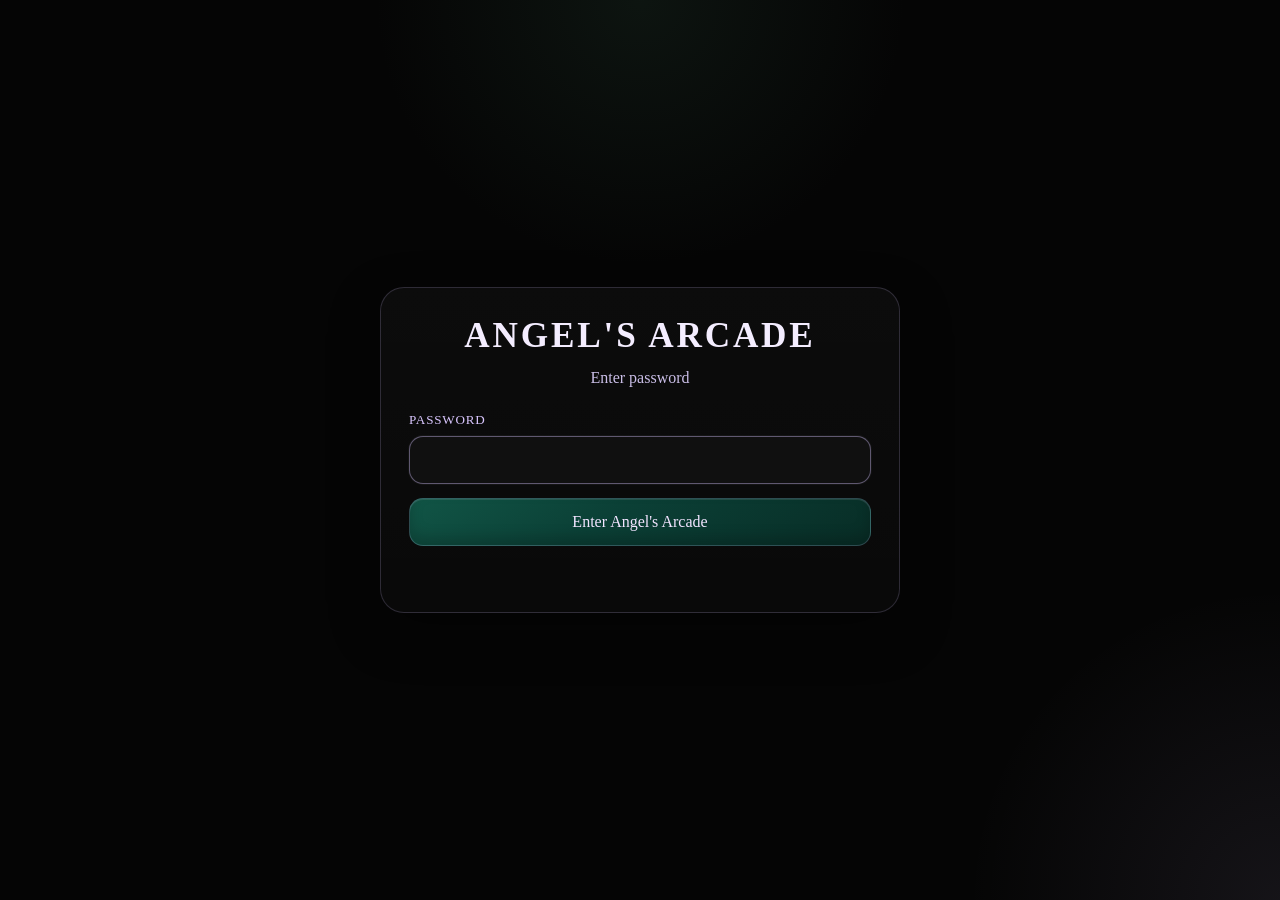
<file: index.html>
<!DOCTYPE html>
<html lang="en">
<head>
  <meta charset="UTF-8" />
  <meta name="viewport" content="width=device-width, initial-scale=1.0" />
  <title>Enter Password — Angel's Arcade</title>
  <style>
    :root {
      --bg: #050505;
      --panel: rgba(255, 255, 255, 0.04);
      --panel-border: rgba(212, 195, 255, 0.18);
      --text: #f3ecff;
      --muted: #cabee7;
      --button: #131313;
      --button-hover: #1d1d1d;
      --accent: #dac7ff;
      --shadow: 0 18px 50px rgba(0, 0, 0, 0.34);
      --green1: #115546;
      --green2: #0b4036;
      --green3: #082d26;
    }

    * {
      box-sizing: border-box;
    }

    html, body {
      margin: 0;
      min-height: 100%;
      background:
        radial-gradient(circle at top, rgba(50, 90, 68, 0.18), transparent 24%),
        radial-gradient(circle at bottom right, rgba(211, 191, 245, 0.08), transparent 20%),
        #050505;
    }

    body {
      min-height: 100vh;
      font-family: Georgia, "Times New Roman", serif;
      color: var(--text);
      display: flex;
      align-items: center;
      justify-content: center;
      padding: 20px;
    }

    .gate {
      width: min(520px, 100%);
      background: linear-gradient(180deg, rgba(255,255,255,0.03), rgba(255,255,255,0.02));
      border: 1px solid var(--panel-border);
      border-radius: 24px;
      box-shadow: var(--shadow);
      padding: 28px;
    }

    h1 {
      margin: 0 0 10px;
      text-align: center;
      font-size: clamp(1.6rem, 3vw, 2.2rem);
      letter-spacing: 0.08em;
      text-transform: uppercase;
      color: #f4edff;
    }

    p {
      margin: 0 0 22px;
      text-align: center;
      color: var(--muted);
      line-height: 1.5;
      font-size: 1rem;
    }

    label {
      display: block;
      margin-bottom: 8px;
      color: var(--accent);
      letter-spacing: 0.06em;
      text-transform: uppercase;
      font-size: 0.82rem;
    }

    input[type="password"] {
      width: 100%;
      padding: 14px 16px;
      border-radius: 14px;
      border: 1px solid rgba(212, 195, 255, 0.2);
      background: #101010;
      color: var(--text);
      font: inherit;
      outline: none;
      margin-bottom: 14px;
    }

    input[type="password"]:focus {
      border-color: rgba(212, 195, 255, 0.4);
      box-shadow: 0 0 0 1px rgba(255,255,255,0.04);
    }

    button {
      width: 100%;
      appearance: none;
      border: 1px solid rgba(212, 195, 255, 0.18);
      border-radius: 14px;
      padding: 14px 16px;
      font: inherit;
      cursor: pointer;
      color: #f2e4ff;
      background: linear-gradient(145deg, var(--green1) 0%, var(--green2) 42%, var(--green3) 100%);
      box-shadow:
        inset 0 1px 0 rgba(255,255,255,0.10),
        inset 0 -8px 14px rgba(0,0,0,0.18);
      transition: transform 0.06s ease, filter 0.2s ease;
    }

    button:hover {
      filter: brightness(1.06);
    }

    button:active {
      transform: translateY(1px);
    }

    .error {
      min-height: 24px;
      margin-top: 14px;
      text-align: center;
      color: #ffb4c7;
      font-size: 0.95rem;
    }
  </style>
</head>
<body>
  <main class="gate">
    <h1>Angel's Arcade</h1>
    <p>Enter password</p>

    <form id="passwordForm">
      <label for="passwordInput">Password</label>
      <input id="passwordInput" type="password" autocomplete="current-password" />
      <button type="submit">Enter Angel's Arcade</button>
      <div id="errorText" class="error"></div>
    </form>
  </main>

  <script>
    const SITE_PASSWORD = "DanPlays-with-Angel!";
    const ACCESS_KEY = "angels_arcade_access_granted";

    if (sessionStorage.getItem(ACCESS_KEY) === "yes") {
      window.location.href = "arcade.html";
    }

    const form = document.getElementById("passwordForm");
    const passwordInput = document.getElementById("passwordInput");
    const errorText = document.getElementById("errorText");

    form.addEventListener("submit", (event) => {
      event.preventDefault();

      const entered = passwordInput.value;

      if (entered === SITE_PASSWORD) {
        sessionStorage.setItem(ACCESS_KEY, "yes");
        window.location.href = "arcade.html";
      } else {
        errorText.textContent = "Incorrect password.";
        passwordInput.value = "";
        passwordInput.focus();
      }
    });

    passwordInput.focus();
  </script>
</body>
</html>
</file>
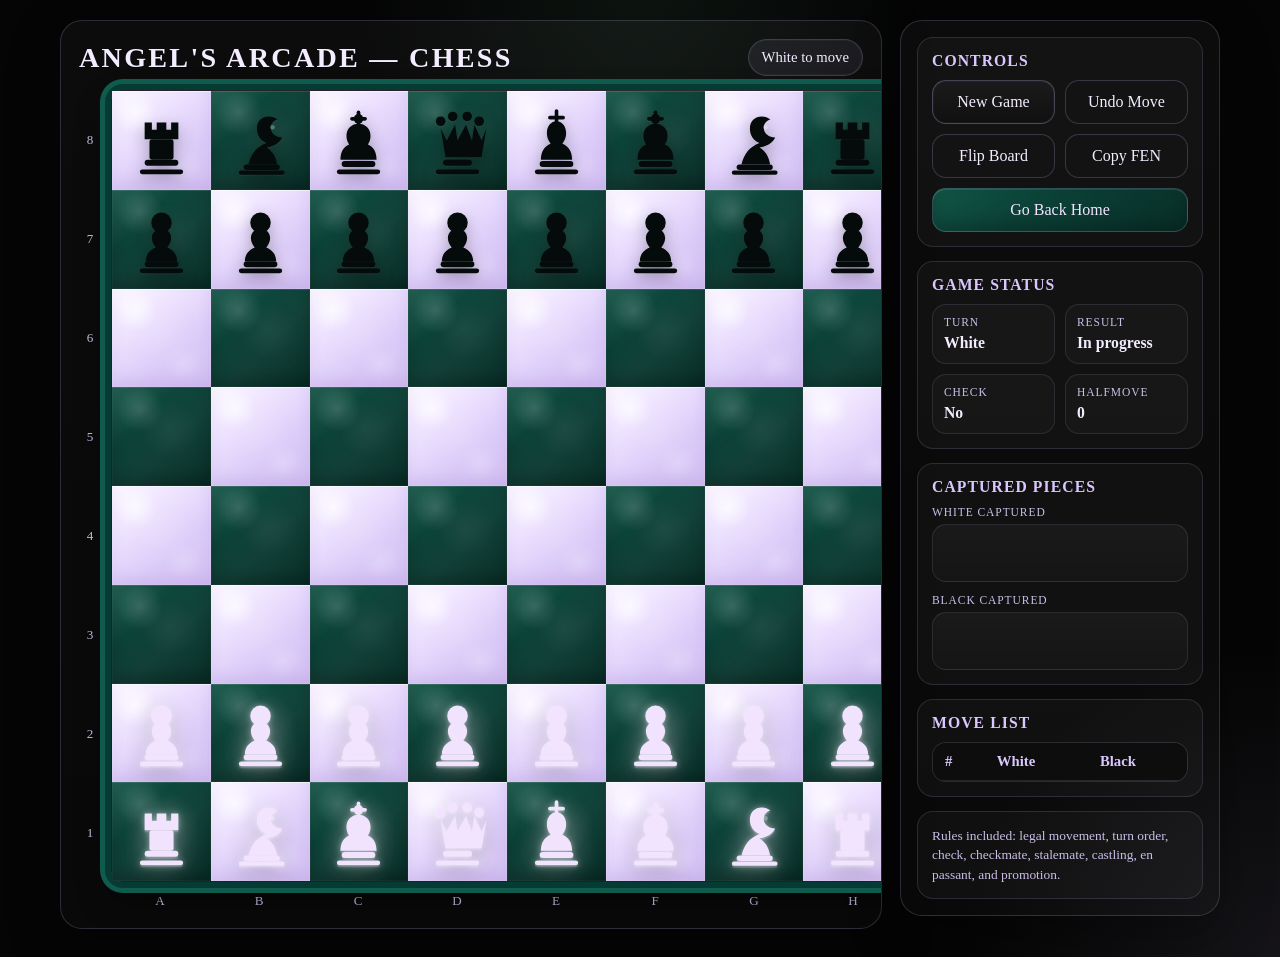
<file: games/chess/index.html>
<!DOCTYPE html>
<html lang="en">
<head>
  <meta charset="UTF-8" />
  <meta name="viewport" content="width=device-width, initial-scale=1.0" />
  <title>Angel's Arcade — Chess</title>
  <style>
    :root {
      --bg: #050505;
      --panel: rgba(255, 255, 255, 0.035);
      --panel-border: rgba(212, 195, 255, 0.18);
      --text: #f3ecff;
      --muted: #cabee7;
      --light: #d9cdee;
      --dark: #0f5c4f;
      --dark-2: #0b473e;
      --emerald-frame: #063b33;
      --selected: #72e2b1;
      --move: rgba(114, 226, 177, 0.34);
      --capture: rgba(255, 126, 126, 0.42);
      --check: rgba(212, 195, 255, 0.22);
      --button: #131313;
      --button-hover: #1d1d1d;
      --accent: #dac7ff;
      --shadow: 0 18px 50px rgba(0, 0, 0, 0.34);
    }

    * { box-sizing: border-box; }

    html, body {
      margin: 0;
      min-height: 100%;
      background:
        radial-gradient(circle at top, rgba(50, 90, 68, 0.18), transparent 24%),
        radial-gradient(circle at bottom right, rgba(211, 191, 245, 0.08), transparent 20%),
        #050505;
    }

    body {
      min-height: 100vh;
      font-family: Georgia, "Times New Roman", serif;
      color: var(--text);
      display: flex;
      justify-content: center;
      align-items: flex-start;
      padding: 20px 14px 28px;
    }

    .app {
      width: min(1160px, 100%);
      display: grid;
      grid-template-columns: minmax(0, 1fr) 320px;
      gap: 18px;
      align-items: start;
    }

    .board-wrap,
    .sidebar {
      background: linear-gradient(180deg, rgba(255,255,255,0.03), rgba(255,255,255,0.02));
      border: 1px solid var(--panel-border);
      border-radius: 22px;
      box-shadow: var(--shadow);
      overflow: hidden;
    }

    .board-wrap {
      padding: 18px;
    }

    .topbar {
      display: grid;
      grid-template-columns: 1fr auto;
      gap: 12px;
      align-items: center;
      margin-bottom: 14px;
    }

    h1 {
      font-size: clamp(1.35rem, 2.2vw, 2rem);
      margin: 0;
      letter-spacing: 0.08em;
      text-transform: uppercase;
      font-weight: 600;
      color: #f4edff;
      text-shadow: 0 1px 0 rgba(0,0,0,0.45);
    }

    .status-pill {
      padding: 9px 13px;
      border-radius: 999px;
      background: rgba(212, 195, 255, 0.08);
      border: 1px solid var(--panel-border);
      color: var(--text);
      font-size: 0.92rem;
      white-space: nowrap;
      justify-self: end;
      box-shadow: inset 0 0 0 1px rgba(255,255,255,0.03);
    }

    .board-shell {
      display: inline-grid;
      grid-template-columns: 24px auto;
      grid-template-rows: auto 20px;
      gap: 8px;
      align-items: stretch;
      justify-content: center;
      margin: 0 auto;
    }

    .files {
      grid-column: 2;
      display: grid;
      grid-template-columns: repeat(8, 1fr);
      font-size: 0.82rem;
      color: var(--muted);
      padding: 2px 0 0;
      letter-spacing: 0.06em;
    }

    .files span,
    .ranks span {
      display: flex;
      align-items: center;
      justify-content: center;
      user-select: none;
    }

    .ranks {
      grid-row: 1;
      display: grid;
      grid-template-rows: repeat(8, 1fr);
      font-size: 0.82rem;
      color: var(--muted);
      padding-right: 2px;
    }

    .board {
      position: relative;
      display: grid;
      grid-template-columns: repeat(8, 1fr);
      grid-template-rows: repeat(8, 1fr);
      width: min(88vh, 930px);
      max-width: calc(100vw - 120px);
      aspect-ratio: 1;
      margin: 0 auto;
      border-radius: 12px;
      overflow: visible;
      border: 1px solid rgba(212, 195, 255, 0.12);
      box-shadow:
        0 0 0 6px var(--emerald-frame),
        0 0 0 11px var(--dark),
        inset 0 0 12px rgba(0,0,0,0.42),
        0 16px 34px rgba(0,0,0,0.46);
      touch-action: manipulation;
    }

    .board::before {
      content: "";
      position: absolute;
      inset: -12px;
      border-radius: 18px;
      background: linear-gradient(145deg, #167765, #0f5c4f 55%, #0b473e);
      z-index: -2;
      box-shadow:
        inset 0 2px 8px rgba(255,255,255,0.08),
        inset 0 -8px 16px rgba(0,0,0,0.24);
    }

    .board::after {
      content: "";
      position: absolute;
      inset: -7px;
      border-radius: 14px;
      z-index: -1;
      background: linear-gradient(180deg, rgba(255,255,255,0.09), transparent 18%, transparent 82%, rgba(0,0,0,0.22));
      pointer-events: none;
    }

    .square {
      position: relative;
      display: flex;
      align-items: center;
      justify-content: center;
      font-size: clamp(1.55rem, 7vw, 3.15rem);
      cursor: pointer;
      user-select: none;
      padding: 0;
      border: 0;
      border-radius: 0;
      transition: filter 0.15s ease, transform 0.12s ease;
      overflow: hidden;
    }

    .square.light {
      background:
        radial-gradient(circle at 24% 22%, rgba(255,255,255,0.72), transparent 20%),
        radial-gradient(circle at 72% 76%, rgba(255,255,255,0.22), transparent 18%),
        linear-gradient(145deg, #fbf6ff 0%, #efe5ff 28%, #e2d4fb 58%, #d3c0f3 100%);
      box-shadow:
        inset 0 1px 0 rgba(255,255,255,0.55),
        inset 0 -8px 14px rgba(120, 86, 170, 0.12),
        inset 0 0 0 1px rgba(255,255,255,0.12);
    }

    .square.light::before {
      content: "";
      position: absolute;
      inset: 0;
      background:
        linear-gradient(135deg, rgba(255,255,255,0.18), transparent 34%, rgba(185,155,235,0.10) 68%, transparent 100%),
        radial-gradient(circle at 52% 46%, rgba(255,255,255,0.10), transparent 42%);
      pointer-events: none;
    }

    .square.dark {
      background:
        radial-gradient(circle at 28% 22%, rgba(255,255,255,0.16), transparent 22%),
        linear-gradient(145deg, #115546 0%, #0b4036 42%, #082d26 100%);
      box-shadow:
        inset 0 1px 0 rgba(255,255,255,0.08),
        inset 0 -8px 14px rgba(0,0,0,0.22),
        inset 0 0 0 1px rgba(255,255,255,0.04);
    }

    .square.dark::before {
      content: "";
      position: absolute;
      inset: 0;
      background:
        linear-gradient(135deg, rgba(255,255,255,0.08), transparent 32%, rgba(255,255,255,0.03) 58%, transparent 100%),
        radial-gradient(circle at 58% 42%, rgba(255,255,255,0.05), transparent 36%);
      pointer-events: none;
    }
      to { transform: translateX(120%); }
    }

    .square:hover { filter: brightness(1.03); }

    .square.selected {
      box-shadow:
        inset 0 0 0 4px var(--selected),
        inset 0 0 18px rgba(114,226,177,0.38);
      z-index: 2;
    }

    .square.last-move { box-shadow: inset 0 0 0 999px rgba(212,195,255,0.14); }
    .square.in-check { box-shadow: inset 0 0 0 999px var(--check); }

    .square::after {
      content: "";
      position: absolute;
      inset: 0;
      pointer-events: none;
    }

    .square.move-dot::after {
      width: 24%;
      height: 24%;
      margin: auto;
      inset: 0;
      border-radius: 50%;
      background: var(--move);
    }

    .square.capture-dot::after {
      inset: 9%;
      border-radius: 50%;
      border: 4px solid var(--capture);
    }

    .piece {
      width: 78%;
      height: 78%;
      display: flex;
      align-items: center;
      justify-content: center;
      pointer-events: none;
      transition: transform 0.16s ease, filter 0.16s ease;
      z-index: 1;
    }

    .square:hover .piece {
      transform: translateY(-1px) scale(1.05);
    }

    .piece svg {
      width: 100%;
      height: 100%;
      display: block;
      overflow: visible;
    }

    .piece.white-piece {
      color: #f2e4ff;
      filter:
        drop-shadow(0 0 14px rgba(242, 228, 255, 0.30))
        drop-shadow(0 0 3px rgba(255,255,255,0.42))
        drop-shadow(0 2px 0 rgba(255,255,255,0.22))
        drop-shadow(0 6px 10px rgba(0,0,0,0.20));
    }

    .piece.white-piece svg {
      opacity: 0.995;
    }

    .piece.black-piece {
      color: #040b0a;
      filter:
        drop-shadow(0 1px 0 rgba(255,255,255,0.04))
        drop-shadow(0 5px 8px rgba(0,0,0,0.28));
    }

    .sidebar {
      padding: 16px;
      display: grid;
      gap: 14px;
      align-content: start;
    }

    .panel {
      padding: 14px;
      border-radius: 16px;
      background: rgba(255,255,255,0.03);
      border: 1px solid rgba(212, 195, 255, 0.14);
    }

    .panel h2 {
      margin: 0 0 10px;
      font-size: 0.98rem;
      letter-spacing: 0.07em;
      text-transform: uppercase;
      font-weight: 600;
      color: var(--accent);
    }

    .panel p {
      margin: 0;
      color: var(--muted);
      line-height: 1.45;
      font-size: 0.92rem;
    }

    .controls {
      display: grid;
      grid-template-columns: repeat(2, minmax(0, 1fr));
      gap: 10px;
    }

    button {
      appearance: none;
      border: 1px solid rgba(212, 195, 255, 0.2);
      background: var(--button);
      color: var(--text);
      border-radius: 14px;
      padding: 12px 14px;
      font: inherit;
      cursor: pointer;
      transition: background 0.2s ease, transform 0.06s ease, box-shadow 0.2s ease;
    }

    button:hover {
      background: var(--button-hover);
      box-shadow: 0 0 0 1px rgba(255,255,255,0.03);
    }

    button:active { transform: translateY(1px); }

    .primary {
      background: linear-gradient(180deg, #1b1b1b, #101010);
      border-color: rgba(212, 195, 255, 0.28);
      box-shadow: inset 0 0 0 1px rgba(255,255,255,0.03);
    }

    .home-btn {
      grid-column: 1 / -1;
      background: linear-gradient(145deg, #115546 0%, #0b4036 42%, #082d26 100%);
      border-color: rgba(212, 195, 255, 0.18);
      color: #f2e4ff;
      box-shadow:
        inset 0 1px 0 rgba(255,255,255,0.10),
        inset 0 -8px 14px rgba(0,0,0,0.18);
    }

    .home-btn:hover {
      background: linear-gradient(145deg, #14614f 0%, #0d493d 42%, #09352c 100%);
    }

    .meta-grid {
      display: grid;
      grid-template-columns: repeat(2, minmax(0, 1fr));
      gap: 10px;
    }

    .meta-card {
      padding: 11px;
      border-radius: 14px;
      background: rgba(255,255,255,0.025);
      border: 1px solid rgba(212, 195, 255, 0.12);
    }

    .meta-label {
      display: block;
      font-size: 0.72rem;
      color: var(--muted);
      margin-bottom: 6px;
      text-transform: uppercase;
      letter-spacing: 0.08em;
    }

    .meta-value {
      font-size: 0.98rem;
      font-weight: 600;
    }

    .captures-wrap {
      display: grid;
      gap: 12px;
    }

    .capture-row {
      display: grid;
      gap: 6px;
    }

    .capture-label {
      font-size: 0.72rem;
      color: var(--muted);
      text-transform: uppercase;
      letter-spacing: 0.08em;
    }

    .capture-box {
      min-height: 58px;
      display: flex;
      flex-wrap: wrap;
      align-items: center;
      gap: 6px;
      padding: 8px;
      border-radius: 14px;
      background:
        linear-gradient(180deg, rgba(255,255,255,0.04), rgba(255,255,255,0.02));
      border: 1px solid rgba(212, 195, 255, 0.12);
    }

    .captured-piece {
      width: 28px;
      height: 28px;
      display: inline-flex;
      align-items: center;
      justify-content: center;
    }

    .captured-piece .piece {
      width: 100%;
      height: 100%;
      transform: none !important;
    }

    .moves {
      max-height: 320px;
      overflow: auto;
      border-radius: 14px;
      background: rgba(255,255,255,0.025);
      border: 1px solid rgba(212, 195, 255, 0.12);
    }

    .moves table {
      width: 100%;
      border-collapse: collapse;
      font-size: 0.92rem;
    }

    .moves th,
    .moves td {
      padding: 10px 12px;
      text-align: left;
      border-bottom: 1px solid rgba(212, 195, 255, 0.08);
      vertical-align: top;
    }

    .moves th {
      position: sticky;
      top: 0;
      background: #0d0d0d;
      z-index: 1;
      color: var(--accent);
    }

    .promo-overlay {
      position: fixed;
      inset: 0;
      background: rgba(0,0,0,0.55);
      display: none;
      align-items: center;
      justify-content: center;
      padding: 16px;
      z-index: 20;
    }

    .promo-overlay.active { display: flex; }

    .promo-modal {
      width: min(420px, 100%);
      background: #0d0d0d;
      border: 1px solid rgba(212, 195, 255, 0.2);
      border-radius: 22px;
      padding: 20px;
      box-shadow: 0 24px 70px rgba(0,0,0,0.45);
    }

    .promo-options {
      display: grid;
      grid-template-columns: repeat(4, 1fr);
      gap: 12px;
      margin-top: 16px;
    }

    .promo-btn {
      padding: 14px 8px;
      min-height: 76px;
      display: flex;
      align-items: center;
      justify-content: center;
    }

    .promo-btn .piece {
      width: 52px;
      height: 52px;
    }

    .footer-note {
      color: var(--muted);
      font-size: 0.84rem;
      line-height: 1.45;
    }

    @media (max-width: 920px) {
      .app {
        grid-template-columns: 1fr;
      }

      .board {
        width: min(92vw, 680px);
        max-width: min(92vw, 680px);
      }

      .sidebar {
        order: 2;
      }
    }

    @media (max-width: 640px) {
      body {
        padding: 10px 8px 18px;
      }

      .board-wrap,
      .sidebar {
        border-radius: 18px;
      }

      .board-wrap {
        padding: 12px;
      }

      .topbar {
        grid-template-columns: 1fr;
      }

      .status-pill {
        justify-self: stretch;
        text-align: center;
      }

      h1 {
        font-size: 1.12rem;
        letter-spacing: 0.06em;
      }

      .board-shell {
        grid-template-columns: 14px auto;
        grid-template-rows: auto 14px;
        gap: 4px;
      }

      .ranks,
      .files {
        font-size: 0.68rem;
      }

      .board {
        width: min(calc(100vw - 44px), 520px);
        max-width: min(calc(100vw - 44px), 520px);
        border-radius: 8px;
      }

      .board::before {
        border-radius: 14px;
      }

      .board::after {
        border-radius: 10px;
      }

      .square {
        font-size: clamp(1.2rem, 8.5vw, 2rem);
        line-height: 1;
      }

      .piece {
        width: 74%;
        height: 74%;
        transform: translateY(0.5px);
      }

      .controls,
      .meta-grid {
        grid-template-columns: 1fr 1fr;
      }

      .panel {
        padding: 12px;
      }

      .moves {
        max-height: 220px;
      }
    }

    @media (max-width: 420px) {
      .controls,
      .meta-grid {
        grid-template-columns: 1fr;
      }

      .square.capture-dot::after {
        border-width: 3px;
      }
    }
  </style>
</head>
<body>
  <div class="app">
    <section class="board-wrap">
      <div class="topbar">
        <div>
          <h1>Angel's Arcade — Chess</h1>
        </div>
        <div id="statusPill" class="status-pill">White to move</div>
      </div>

      <div class="board-shell">
        <div id="ranks" class="ranks"></div>
        <div id="board" class="board" aria-label="Chess board" role="grid"></div>
        <div></div>
        <div id="files" class="files"></div>
      </div>
    </section>

    <aside class="sidebar">
      <section class="panel">
        <h2>Controls</h2>
        <div class="controls">
          <button id="newGameBtn" class="primary">New Game</button>
          <button id="undoBtn">Undo Move</button>
          <button id="flipBtn">Flip Board</button>
          <button id="copyFenBtn">Copy FEN</button>
          <button id="homeBtn" class="home-btn">Go Back Home</button>
        </div>
      </section>

      <section class="panel">
        <h2>Game Status</h2>
        <div class="meta-grid">
          <div class="meta-card">
            <span class="meta-label">Turn</span>
            <span id="turnText" class="meta-value">White</span>
          </div>
          <div class="meta-card">
            <span class="meta-label">Result</span>
            <span id="resultText" class="meta-value">In progress</span>
          </div>
          <div class="meta-card">
            <span class="meta-label">Check</span>
            <span id="checkText" class="meta-value">No</span>
          </div>
          <div class="meta-card">
            <span class="meta-label">Halfmove</span>
            <span id="halfmoveText" class="meta-value">0</span>
          </div>
        </div>
      </section>

      <section class="panel">
        <h2>Captured Pieces</h2>
        <div class="captures-wrap">
          <div class="capture-row">
            <span class="capture-label">White captured</span>
            <div id="whiteCaptures" class="capture-box"></div>
          </div>
          <div class="capture-row">
            <span class="capture-label">Black captured</span>
            <div id="blackCaptures" class="capture-box"></div>
          </div>
        </div>
      </section>

      <section class="panel">
        <h2>Move List</h2>
        <div class="moves">
          <table>
            <thead>
              <tr><th>#</th><th>White</th><th>Black</th></tr>
            </thead>
            <tbody id="movesBody"></tbody>
          </table>
        </div>
      </section>

      <section class="panel footer-note">
        Rules included: legal movement, turn order, check, checkmate, stalemate, castling, en passant, and promotion.
      </section>
    </aside>
  </div>

  <div id="promoOverlay" class="promo-overlay" aria-hidden="true">
    <div class="promo-modal">
      <h2 style="margin:0;">Choose promotion</h2>
      <p style="margin:10px 0 0; color: var(--muted);">Select the piece for your promoted pawn.</p>
      <div id="promoOptions" class="promo-options"></div>
    </div>
  </div>

  <script>
    const FILES = ["a", "b", "c", "d", "e", "f", "g", "h"];
    const PIECE_SVG = {
      p: `<svg viewBox="0 0 64 64" aria-hidden="true"><circle cx="32" cy="18" r="8.5" fill="currentColor"/><path d="M24 31c0-5 3.5-8 8-8s8 3 8 8c0 3-1.5 5.5-3.2 7.6 5 1.9 8.2 6 8.2 11.4H19c0-5.4 3.2-9.5 8.2-11.4C25.5 36.5 24 34 24 31Z" fill="currentColor"/><rect x="18" y="50" width="28" height="5" rx="2.5" fill="currentColor"/><rect x="14" y="56" width="36" height="4" rx="2" fill="currentColor"/></svg>`,
      n: `<svg viewBox="0 0 64 64" aria-hidden="true"><path d="M22 52c2-9 7-15 15-18-5-2-8-6-8-12 0-6 4-10 10-10 2.5 0 5 .8 7 2.5-3.5 1.2-5.5 3.7-5.5 6.8 0 5.2 4.5 7.7 9.5 8.2-2 4.5-7 7.5-13 8.4 4.4 2.4 7.6 7 8.8 14H22Z" fill="currentColor"/><circle cx="42" cy="21" r="1.9" fill="rgba(255,255,255,.28)"/><rect x="18" y="52" width="30" height="4.5" rx="2.25" fill="currentColor"/><rect x="14" y="57" width="38" height="3.5" rx="1.75" fill="currentColor"/></svg>`,
      b: `<svg viewBox="0 0 64 64" aria-hidden="true"><circle cx="32" cy="14" r="4" fill="currentColor"/><rect x="30.5" y="7" width="3" height="14" rx="1.5" fill="currentColor"/><rect x="25" y="12.5" width="14" height="3" rx="1.5" fill="currentColor"/><path d="M22 28c0-6 4.5-10 10-10s10 4 10 10c0 2.8-.8 5.1-2.2 7.3 4.6 2 7.2 6.1 7.2 12.7H17c0-6.6 2.6-10.7 7.2-12.7C22.8 33.1 22 30.8 22 28Z" fill="currentColor"/><rect x="18" y="49" width="28" height="5" rx="2.5" fill="currentColor"/><rect x="14" y="56" width="36" height="4" rx="2" fill="currentColor"/></svg>`,
      r: `<svg viewBox="0 0 64 64" aria-hidden="true"><path d="M18 17h6v6h4v-6h8v6h4v-6h6v14H18V17Z" fill="currentColor"/><rect x="22" y="31" width="20" height="17" rx="2" fill="currentColor"/><rect x="18" y="48" width="28" height="5" rx="2.5" fill="currentColor"/><rect x="14" y="56" width="36" height="4" rx="2" fill="currentColor"/></svg>`,
      q: `<svg viewBox="0 0 64 64" aria-hidden="true"><circle cx="18" cy="16" r="4" fill="currentColor"/><circle cx="28" cy="12" r="4" fill="currentColor"/><circle cx="40" cy="12" r="4" fill="currentColor"/><circle cx="50" cy="16" r="4" fill="currentColor"/><path d="M18 22l5 10 7-13 2 13 7-13 5 13 2-13 6 13 4-10-4 24H22l-4-24Z" fill="currentColor"/><rect x="20" y="48" width="24" height="5" rx="2.5" fill="currentColor"/><rect x="14" y="56" width="36" height="4" rx="2" fill="currentColor"/></svg>`,
      k: `<svg viewBox="0 0 64 64" aria-hidden="true"><rect x="30.5" y="6" width="3" height="14" rx="1.5" fill="currentColor"/><rect x="25" y="11.5" width="14" height="3" rx="1.5" fill="currentColor"/><path d="M24 26c0-6 3.5-10 8-10s8 4 8 10c0 3.5-1.3 6.2-3.1 8.6 5.2 2.1 8.1 6.6 8.1 13.4H19c0-6.8 2.9-11.3 8.1-13.4C25.3 32.2 24 29.5 24 26Z" fill="currentColor"/><rect x="18" y="49" width="28" height="5" rx="2.5" fill="currentColor"/><rect x="14" y="56" width="36" height="4" rx="2" fill="currentColor"/></svg>`
    };

    const boardEl = document.getElementById("board");
    const filesEl = document.getElementById("files");
    const ranksEl = document.getElementById("ranks");
    const statusPillEl = document.getElementById("statusPill");
    const turnTextEl = document.getElementById("turnText");
    const resultTextEl = document.getElementById("resultText");
    const checkTextEl = document.getElementById("checkText");
    const halfmoveTextEl = document.getElementById("halfmoveText");
    const movesBodyEl = document.getElementById("movesBody");
    const promoOverlayEl = document.getElementById("promoOverlay");
    const promoOptionsEl = document.getElementById("promoOptions");
    const whiteCapturesEl = document.getElementById("whiteCaptures");
    const blackCapturesEl = document.getElementById("blackCaptures");

    const state = {
      board: [],
      turn: "w",
      castling: { w: { k: true, q: true }, b: { k: true, q: true } },
      enPassant: null,
      halfmove: 0,
      fullmove: 1,
      selected: null,
      legalTargets: [],
      orientation: "w",
      moveHistory: [],
      captures: { w: [], b: [] },
      lastMove: null,
      result: null,
      pendingPromotion: null,
      undoStack: []
    };

    function createInitialBoard() {
      return [
        ["br", "bn", "bb", "bq", "bk", "bb", "bn", "br"],
        ["bp", "bp", "bp", "bp", "bp", "bp", "bp", "bp"],
        [null, null, null, null, null, null, null, null],
        [null, null, null, null, null, null, null, null],
        [null, null, null, null, null, null, null, null],
        [null, null, null, null, null, null, null, null],
        ["wp", "wp", "wp", "wp", "wp", "wp", "wp", "wp"],
        ["wr", "wn", "wb", "wq", "wk", "wb", "wn", "wr"]
      ];
    }

    function cloneStateSnapshot() {
      return JSON.parse(JSON.stringify({
        board: state.board,
        turn: state.turn,
        castling: state.castling,
        enPassant: state.enPassant,
        halfmove: state.halfmove,
        fullmove: state.fullmove,
        lastMove: state.lastMove,
        result: state.result,
        moveHistory: state.moveHistory,
        captures: state.captures
      }));
    }

    function restoreSnapshot(snapshot) {
      state.board = snapshot.board;
      state.turn = snapshot.turn;
      state.castling = snapshot.castling;
      state.enPassant = snapshot.enPassant;
      state.halfmove = snapshot.halfmove;
      state.fullmove = snapshot.fullmove;
      state.lastMove = snapshot.lastMove;
      state.result = snapshot.result;
      state.moveHistory = snapshot.moveHistory;
      state.captures = snapshot.captures;
      state.selected = null;
      state.legalTargets = [];
      state.pendingPromotion = null;
      hidePromotion();
      render();
    }

    function resetGame() {
      state.board = createInitialBoard();
      state.turn = "w";
      state.castling = { w: { k: true, q: true }, b: { k: true, q: true } };
      state.enPassant = null;
      state.halfmove = 0;
      state.fullmove = 1;
      state.selected = null;
      state.legalTargets = [];
      state.moveHistory = [];
      state.captures = { w: [], b: [] };
      state.lastMove = null;
      state.result = null;
      state.pendingPromotion = null;
      state.undoStack = [];
      hidePromotion();
      render();
    }

    function inBounds(r, c) {
      return r >= 0 && r < 8 && c >= 0 && c < 8;
    }

    function pieceColor(piece) {
      return piece ? piece[0] : null;
    }

    function pieceType(piece) {
      return piece ? piece[1] : null;
    }

    function sameSquare(a, b) {
      return a && b && a.r === b.r && a.c === b.c;
    }

    function coordsToAlg(r, c) {
      return FILES[c] + String(8 - r);
    }

    function opposite(color) {
      return color === "w" ? "b" : "w";
    }

    function isSquareAttacked(board, targetR, targetC, byColor) {
      for (let r = 0; r < 8; r++) {
        for (let c = 0; c < 8; c++) {
          const piece = board[r][c];
          if (!piece || pieceColor(piece) !== byColor) continue;
          const type = pieceType(piece);
          const dr = targetR - r;
          const dc = targetC - c;

          if (type === "p") {
            const dir = byColor === "w" ? -1 : 1;
            if (dr === dir && Math.abs(dc) === 1) return true;
          }

          if (type === "n") {
            const knightMoves = [[1,2],[2,1],[-1,2],[-2,1],[1,-2],[2,-1],[-1,-2],[-2,-1]];
            if (knightMoves.some(([rr, cc]) => rr === dr && cc === dc)) return true;
          }

          if (type === "k") {
            if (Math.max(Math.abs(dr), Math.abs(dc)) === 1) return true;
          }

          if (type === "b" || type === "q") {
            if (Math.abs(dr) === Math.abs(dc) && dr !== 0) {
              const stepR = dr > 0 ? 1 : -1;
              const stepC = dc > 0 ? 1 : -1;
              let rr = r + stepR;
              let cc = c + stepC;
              let blocked = false;
              while (rr !== targetR && cc !== targetC) {
                if (board[rr][cc]) { blocked = true; break; }
                rr += stepR;
                cc += stepC;
              }
              if (!blocked) return true;
            }
          }

          if (type === "r" || type === "q") {
            if ((dr === 0 || dc === 0) && !(dr === 0 && dc === 0)) {
              const stepR = dr === 0 ? 0 : dr > 0 ? 1 : -1;
              const stepC = dc === 0 ? 0 : dc > 0 ? 1 : -1;
              let rr = r + stepR;
              let cc = c + stepC;
              let blocked = false;
              while (rr !== targetR || cc !== targetC) {
                if (board[rr][cc]) { blocked = true; break; }
                rr += stepR;
                cc += stepC;
              }
              if (!blocked) return true;
            }
          }
        }
      }
      return false;
    }

    function findKing(board, color) {
      for (let r = 0; r < 8; r++) {
        for (let c = 0; c < 8; c++) {
          if (board[r][c] === color + "k") return { r, c };
        }
      }
      return null;
    }

    function isInCheck(board, color) {
      const king = findKing(board, color);
      if (!king) return false;
      return isSquareAttacked(board, king.r, king.c, opposite(color));
    }

    function generatePseudoMoves(board, r, c, options = {}) {
      const piece = board[r][c];
      if (!piece) return [];
      const color = pieceColor(piece);
      const type = pieceType(piece);
      const enemy = opposite(color);
      const moves = [];
      const includeCastling = options.includeCastling !== false;
      const enPassant = options.enPassant ?? state.enPassant;
      const castling = options.castling ?? state.castling;

      const pushMove = (toR, toC, extra = {}) => {
        if (!inBounds(toR, toC)) return;
        const target = board[toR][toC];
        if (target && pieceColor(target) === color) return;
        moves.push({ from: { r, c }, to: { r: toR, c: toC }, piece, captured: target || null, ...extra });
      };

      if (type === "p") {
        const dir = color === "w" ? -1 : 1;
        const startRow = color === "w" ? 6 : 1;
        const promotionRow = color === "w" ? 0 : 7;

        if (inBounds(r + dir, c) && !board[r + dir][c]) {
          pushMove(r + dir, c, { promotion: r + dir === promotionRow });
          if (r === startRow && !board[r + dir * 2][c]) {
            pushMove(r + dir * 2, c, { doublePawn: true });
          }
        }

        for (const dc of [-1, 1]) {
          const nr = r + dir;
          const nc = c + dc;
          if (!inBounds(nr, nc)) continue;
          const target = board[nr][nc];
          if (target && pieceColor(target) === enemy) {
            pushMove(nr, nc, { promotion: nr === promotionRow, captured: target });
          }
          if (enPassant && enPassant.r === nr && enPassant.c === nc) {
            moves.push({
              from: { r, c },
              to: { r: nr, c: nc },
              piece,
              captured: board[r][nc],
              enPassant: true,
              promotion: nr === promotionRow
            });
          }
        }
      }

      if (type === "n") {
        [[1,2],[2,1],[-1,2],[-2,1],[1,-2],[2,-1],[-1,-2],[-2,-1]].forEach(([dr, dc]) => pushMove(r + dr, c + dc));
      }

      if (type === "b" || type === "r" || type === "q") {
        const directions = [];
        if (type === "b" || type === "q") directions.push([1,1],[1,-1],[-1,1],[-1,-1]);
        if (type === "r" || type === "q") directions.push([1,0],[-1,0],[0,1],[0,-1]);

        for (const [dr, dc] of directions) {
          let nr = r + dr;
          let nc = c + dc;
          while (inBounds(nr, nc)) {
            const target = board[nr][nc];
            if (!target) {
              moves.push({ from: { r, c }, to: { r: nr, c: nc }, piece, captured: null });
            } else {
              if (pieceColor(target) !== color) {
                moves.push({ from: { r, c }, to: { r: nr, c: nc }, piece, captured: target });
              }
              break;
            }
            nr += dr;
            nc += dc;
          }
        }
      }

      if (type === "k") {
        for (let dr = -1; dr <= 1; dr++) {
          for (let dc = -1; dc <= 1; dc++) {
            if (dr === 0 && dc === 0) continue;
            pushMove(r + dr, c + dc);
          }
        }

        if (includeCastling) {
          const homeRow = color === "w" ? 7 : 0;
          if (r === homeRow && c === 4 && !isInCheck(board, color)) {
            if (castling[color].k && !board[homeRow][5] && !board[homeRow][6]) {
              if (!isSquareAttacked(board, homeRow, 5, enemy) && !isSquareAttacked(board, homeRow, 6, enemy)) {
                moves.push({ from: { r, c }, to: { r: homeRow, c: 6 }, piece, castle: "k" });
              }
            }
            if (castling[color].q && !board[homeRow][1] && !board[homeRow][2] && !board[homeRow][3]) {
              if (!isSquareAttacked(board, homeRow, 3, enemy) && !isSquareAttacked(board, homeRow, 2, enemy)) {
                moves.push({ from: { r, c }, to: { r: homeRow, c: 2 }, piece, castle: "q" });
              }
            }
          }
        }
      }

      return moves;
    }

    function applyMoveToBoard(board, move, promotionChoice) {
      const next = board.map(row => row.slice());
      const { from, to, piece } = move;
      next[from.r][from.c] = null;

      if (move.enPassant) {
        next[from.r][to.c] = null;
      }

      if (move.castle) {
        if (move.castle === "k") {
          next[to.r][5] = next[to.r][7];
          next[to.r][7] = null;
        } else {
          next[to.r][3] = next[to.r][0];
          next[to.r][0] = null;
        }
      }

      let finalPiece = piece;
      if (move.promotion) {
        finalPiece = pieceColor(piece) + (promotionChoice || "q");
      }
      next[to.r][to.c] = finalPiece;
      return next;
    }

    function getLegalMovesForSquare(r, c) {
      const piece = state.board[r][c];
      if (!piece || pieceColor(piece) !== state.turn) return [];
      const pseudo = generatePseudoMoves(state.board, r, c);
      return pseudo.filter(move => {
        const testBoard = applyMoveToBoard(state.board, move, move.promotion ? "q" : null);
        return !isInCheck(testBoard, state.turn);
      });
    }

    function getAllLegalMoves(color) {
      const all = [];
      for (let r = 0; r < 8; r++) {
        for (let c = 0; c < 8; c++) {
          const piece = state.board[r][c];
          if (!piece || pieceColor(piece) !== color) continue;
          const pseudo = generatePseudoMoves(state.board, r, c);
          for (const move of pseudo) {
            const testBoard = applyMoveToBoard(state.board, move, move.promotion ? "q" : null);
            if (!isInCheck(testBoard, color)) all.push(move);
          }
        }
      }
      return all;
    }

    function buildSan(move, boardBefore, promotionChoice, mateInfo) {
      if (move.castle === "k") return mateInfo === "mate" ? "O-O#" : mateInfo === "check" ? "O-O+" : "O-O";
      if (move.castle === "q") return mateInfo === "mate" ? "O-O-O#" : mateInfo === "check" ? "O-O-O+" : "O-O-O";

      const type = pieceType(move.piece);
      const isPawn = type === "p";
      const pieceLetter = isPawn ? "" : type.toUpperCase();
      const allSameTypeMoves = [];

      for (let r = 0; r < 8; r++) {
        for (let c = 0; c < 8; c++) {
          const piece = boardBefore[r][c];
          if (!piece || (r === move.from.r && c === move.from.c)) continue;
          if (pieceColor(piece) !== pieceColor(move.piece) || pieceType(piece) !== type) continue;
          const legal = generatePseudoMoves(boardBefore, r, c).filter(candidate => {
            if (candidate.to.r !== move.to.r || candidate.to.c !== move.to.c) return false;
            const testBoard = applyMoveToBoard(boardBefore, candidate, candidate.promotion ? "q" : null);
            return !isInCheck(testBoard, pieceColor(move.piece));
          });
          if (legal.length) allSameTypeMoves.push({ r, c });
        }
      }

      let disambiguation = "";
      if (!isPawn && allSameTypeMoves.length) {
        const sameFile = allSameTypeMoves.some(pos => pos.c === move.from.c);
        const sameRank = allSameTypeMoves.some(pos => pos.r === move.from.r);
        if (!sameFile) disambiguation = FILES[move.from.c];
        else if (!sameRank) disambiguation = String(8 - move.from.r);
        else disambiguation = FILES[move.from.c] + String(8 - move.from.r);
      }

      const capture = move.captured || move.enPassant;
      const pawnCapturePrefix = isPawn && capture ? FILES[move.from.c] : "";
      const target = coordsToAlg(move.to.r, move.to.c);
      const promotion = move.promotion ? "=" + (promotionChoice || "q").toUpperCase() : "";
      const suffix = mateInfo === "mate" ? "#" : mateInfo === "check" ? "+" : "";
      return `${pieceLetter}${disambiguation || pawnCapturePrefix}${capture ? "x" : ""}${target}${promotion}${suffix}`;
    }

    function updateCastlingRights(move) {
      const { piece, from, to, captured } = move;
      const color = pieceColor(piece);
      const enemy = opposite(color);

      if (pieceType(piece) === "k") {
        state.castling[color].k = false;
        state.castling[color].q = false;
      }

      if (pieceType(piece) === "r") {
        if (color === "w" && from.r === 7 && from.c === 0) state.castling.w.q = false;
        if (color === "w" && from.r === 7 && from.c === 7) state.castling.w.k = false;
        if (color === "b" && from.r === 0 && from.c === 0) state.castling.b.q = false;
        if (color === "b" && from.r === 0 && from.c === 7) state.castling.b.k = false;
      }

      if (captured === enemy + "r") {
        if (enemy === "w" && to.r === 7 && to.c === 0) state.castling.w.q = false;
        if (enemy === "w" && to.r === 7 && to.c === 7) state.castling.w.k = false;
        if (enemy === "b" && to.r === 0 && to.c === 0) state.castling.b.q = false;
        if (enemy === "b" && to.r === 0 && to.c === 7) state.castling.b.k = false;
      }
    }

    function finalizeMove(move, promotionChoice = null) {
      const snapshot = cloneStateSnapshot();
      const boardBefore = state.board.map(row => row.slice());
      state.board = applyMoveToBoard(state.board, move, promotionChoice);
      updateCastlingRights(move);

      state.enPassant = null;
      if (pieceType(move.piece) === "p" && move.doublePawn) {
        state.enPassant = { r: (move.from.r + move.to.r) / 2, c: move.from.c };
      }

      const wasPawnMove = pieceType(move.piece) === "p";
      const wasCapture = Boolean(move.captured || move.enPassant);
      state.halfmove = (wasPawnMove || wasCapture) ? 0 : state.halfmove + 1;

      const movingColor = state.turn;
      if (state.turn === "b") state.fullmove += 1;
      state.turn = opposite(state.turn);
      state.lastMove = { from: move.from, to: move.to };

      const enemyMoves = getAllLegalMoves(state.turn);
      const check = isInCheck(state.board, state.turn);
      let mateInfo = null;
      if (enemyMoves.length === 0) {
        state.result = check
          ? `${movingColor === "w" ? "White" : "Black"} wins by checkmate`
          : "Draw by stalemate";
        mateInfo = check ? "mate" : null;
      } else if (check) {
        state.result = null;
        mateInfo = "check";
      } else {
        state.result = null;
      }

      if (move.captured) {
        state.captures[movingColor].push(move.captured);
      }

      const san = buildSan(move, boardBefore, promotionChoice, mateInfo);
      state.moveHistory.push({ san, color: movingColor });

      state.selected = null;
      state.legalTargets = [];
      state.pendingPromotion = null;
      state.undoStack.push(snapshot);
      hidePromotion();
      render();
    }

    function maybeHandlePromotion(move) {
      if (!move.promotion) {
        finalizeMove(move, null);
        return;
      }
      state.pendingPromotion = move;
      showPromotion(pieceColor(move.piece));
    }

    function handleSquareClick(r, c) {
      if (state.pendingPromotion || state.result) return;
      const piece = state.board[r][c];

      if (state.selected && state.selected.r === r && state.selected.c === c) {
        state.selected = null;
        state.legalTargets = [];
        render();
        return;
      }

      if (state.selected) {
        const move = state.legalTargets.find(m => m.to.r === r && m.to.c === c);
        if (move) {
          maybeHandlePromotion(move);
          return;
        }
      }

      if (piece && pieceColor(piece) === state.turn) {
        state.selected = { r, c };
        state.legalTargets = getLegalMovesForSquare(r, c);
      } else {
        state.selected = null;
        state.legalTargets = [];
      }
      render();
    }

    function generateFEN() {
      const rows = state.board.map(row => {
        let fen = "";
        let empty = 0;
        for (const piece of row) {
          if (!piece) {
            empty += 1;
          } else {
            if (empty) {
              fen += empty;
              empty = 0;
            }
            const letter = pieceType(piece);
            fen += pieceColor(piece) === "w" ? letter.toUpperCase() : letter;
          }
        }
        if (empty) fen += empty;
        return fen;
      });

      let castle = "";
      if (state.castling.w.k) castle += "K";
      if (state.castling.w.q) castle += "Q";
      if (state.castling.b.k) castle += "k";
      if (state.castling.b.q) castle += "q";
      if (!castle) castle = "-";

      const ep = state.enPassant ? coordsToAlg(state.enPassant.r, state.enPassant.c) : "-";
      return `${rows.join("/")} ${state.turn} ${castle} ${ep} ${state.halfmove} ${state.fullmove}`;
    }

    function updateStatus() {
      const inCheck = isInCheck(state.board, state.turn);
      const currentSide = state.turn === "w" ? "White" : "Black";
      turnTextEl.textContent = currentSide;
      halfmoveTextEl.textContent = String(state.halfmove);
      checkTextEl.textContent = inCheck ? "Yes" : "No";
      resultTextEl.textContent = state.result || "In progress";

      let status = `${currentSide} to move`;
      if (state.result) status = state.result;
      else if (inCheck) status += " — check";
      statusPillEl.textContent = status;
    }

    function renderCoordinates() {
      const files = state.orientation === "w" ? FILES : [...FILES].reverse();
      const ranks = state.orientation === "w" ? [8,7,6,5,4,3,2,1] : [1,2,3,4,5,6,7,8];
      filesEl.innerHTML = files.map(file => `<span>${file.toUpperCase()}</span>`).join("");
      ranksEl.innerHTML = ranks.map(rank => `<span>${rank}</span>`).join("");
    }

    function renderCaptures() {
      whiteCapturesEl.innerHTML = state.captures.w.map(piece => `
        <span class="captured-piece"><span class="piece black-piece">${PIECE_SVG[pieceType(piece)]}</span></span>
      `).join("");

      blackCapturesEl.innerHTML = state.captures.b.map(piece => `
        <span class="captured-piece"><span class="piece white-piece">${PIECE_SVG[pieceType(piece)]}</span></span>
      `).join("");
    }

    function renderMoves() {
      const rows = [];
      for (let i = 0; i < state.moveHistory.length; i += 2) {
        const white = state.moveHistory[i];
        const black = state.moveHistory[i + 1];
        rows.push(`
          <tr>
            <td>${Math.floor(i / 2) + 1}</td>
            <td>${white ? white.san : ""}</td>
            <td>${black ? black.san : ""}</td>
          </tr>
        `);
      }
      movesBodyEl.innerHTML = rows.join("");
    }

    function renderBoard() {
      renderCoordinates();
      const rows = state.orientation === "w" ? [...Array(8).keys()] : [...Array(8).keys()].reverse();
      const cols = state.orientation === "w" ? [...Array(8).keys()] : [...Array(8).keys()].reverse();
      const kingInCheck = isInCheck(state.board, state.turn) ? findKing(state.board, state.turn) : null;

      boardEl.innerHTML = "";
      for (const r of rows) {
        for (const c of cols) {
          const square = document.createElement("button");
          square.type = "button";
          square.className = `square ${(r + c) % 2 === 0 ? "light" : "dark"}`;
          square.setAttribute("role", "gridcell");
          square.setAttribute("aria-label", coordsToAlg(r, c));

          if (state.selected && state.selected.r === r && state.selected.c === c) {
            square.classList.add("selected");
          }

          if (state.lastMove && (sameSquare(state.lastMove.from, { r, c }) || sameSquare(state.lastMove.to, { r, c }))) {
            square.classList.add("last-move");
          }

          if (kingInCheck && kingInCheck.r === r && kingInCheck.c === c) {
            square.classList.add("in-check");
          }

          const targetMove = state.legalTargets.find(m => m.to.r === r && m.to.c === c);
          if (targetMove) {
            square.classList.add(targetMove.captured || targetMove.enPassant ? "capture-dot" : "move-dot");
          }

          square.addEventListener("click", () => handleSquareClick(r, c));

          const piece = state.board[r][c];
          if (piece) {
            const pieceEl = document.createElement("span");
            pieceEl.className = `piece ${pieceColor(piece) === "w" ? "white-piece" : "black-piece"}`;
            pieceEl.innerHTML = PIECE_SVG[pieceType(piece)];
            square.appendChild(pieceEl);
          }

          boardEl.appendChild(square);
        }
      }
    }

    function render() {
      renderBoard();
      renderCaptures();
      renderMoves();
      updateStatus();
    }

    function showPromotion(color) {
      promoOptionsEl.innerHTML = "";
      ["q", "r", "b", "n"].forEach(type => {
        const btn = document.createElement("button");
        btn.className = "promo-btn";
        btn.innerHTML = `<span class="piece ${color === "w" ? "white-piece" : "black-piece"}">${PIECE_SVG[type]}</span>`;
        btn.addEventListener("click", () => {
          const move = state.pendingPromotion;
          hidePromotion();
          if (move) finalizeMove(move, type);
        });
        promoOptionsEl.appendChild(btn);
      });
      promoOverlayEl.classList.add("active");
      promoOverlayEl.setAttribute("aria-hidden", "false");
    }

    function hidePromotion() {
      promoOverlayEl.classList.remove("active");
      promoOverlayEl.setAttribute("aria-hidden", "true");
    }

    document.getElementById("newGameBtn").addEventListener("click", resetGame);
    document.getElementById("flipBtn").addEventListener("click", () => {
      state.orientation = state.orientation === "w" ? "b" : "w";
      render();
    });
    document.getElementById("undoBtn").addEventListener("click", () => {
      if (!state.undoStack.length || state.pendingPromotion) return;
      const snapshot = state.undoStack.pop();
      restoreSnapshot(snapshot);
    });
    document.getElementById("copyFenBtn").addEventListener("click", async () => {
      const fen = generateFEN();
      try {
        await navigator.clipboard.writeText(fen);
        statusPillEl.textContent = "FEN copied to clipboard";
        setTimeout(updateStatus, 1100);
      } catch {
        statusPillEl.textContent = fen;
      }
    });

    document.getElementById("homeBtn").addEventListener("click", () => {
      window.location.href = "../../index.html";
    });

    window.addEventListener("keydown", (event) => {
      if (event.key === "Escape") {
        state.selected = null;
        state.legalTargets = [];
        render();
      }
    });

    resetGame();
  </script>
</body>
</html>
</file>
